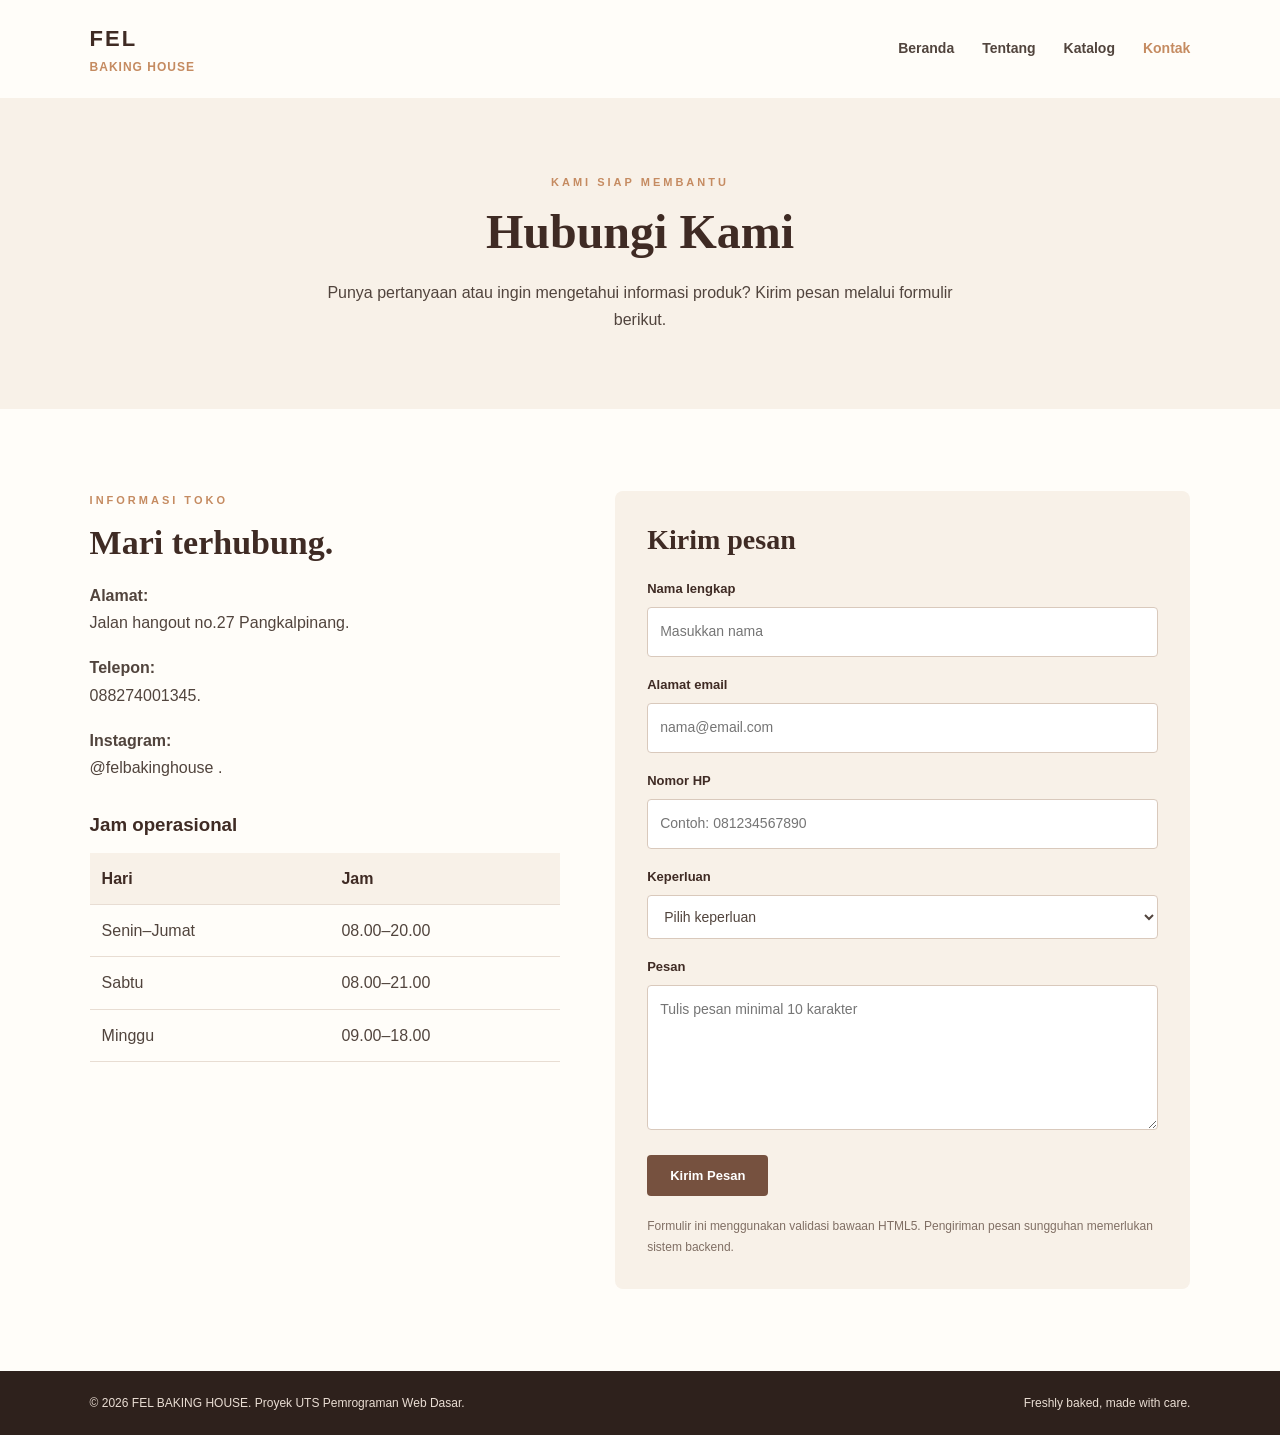
<file: kontak.html>
<!DOCTYPE html>
<html lang="id">
<head>
    <meta charset="UTF-8">
    <meta name="viewport" content="width=device-width, initial-scale=1.0">
    <title>Kontak | FEL BAKING HOUSE</title>
    <link rel="stylesheet" href="css.css">
</head>
<body>
    <header class="site-header">
        <a class="logo" href="index.html">FEL <span>BAKING HOUSE</span></a>
        <nav class="main-nav" aria-label="Navigasi utama">
            <a href="index.html">Beranda</a>
            <a href="tentang.html">Tentang</a>
            <a href="katalog.html">Katalog</a>
            <a class="active" href="kontak.html">Kontak</a>
        </nav>
    </header>

    <main>
        <section class="page-banner">
            <p class="eyebrow">KAMI SIAP MEMBANTU</p>
            <h1>Hubungi Kami</h1>
            <p>Punya pertanyaan atau ingin mengetahui informasi produk? Kirim pesan melalui formulir berikut.</p>
        </section>

        <section class="contact-layout section">
            <div class="contact-info">
                <p class="eyebrow">INFORMASI TOKO</p>
                <h2>Mari terhubung.</h2>
                <p><strong>Alamat:</strong><br>Jalan hangout no.27 Pangkalpinang.</p>
                <p><strong>Telepon:</strong><br>088274001345.</p>
                <p><strong>Instagram:</strong><br>@felbakinghouse .</p>
                <h3>Jam operasional</h3>
                <div class="table-wrap">
                    <table>
                        <thead><tr><th>Hari</th><th>Jam</th></tr></thead>
                        <tbody>
                            <tr><td>Senin–Jumat</td><td>08.00–20.00</td></tr>
                            <tr><td>Sabtu</td><td>08.00–21.00</td></tr>
                            <tr><td>Minggu</td><td>09.00–18.00</td></tr>
                        </tbody>
                    </table>
                </div>
                
            </div>

            <form class="contact-form" action="#" method="get">
                <h2>Kirim pesan</h2>
                <div class="form-group">
                    <label for="nama">Nama lengkap</label>
                    <input type="text" id="nama" name="nama" placeholder="Masukkan nama" required>
                </div>
                <div class="form-group">
                    <label for="email">Alamat email</label>
                    <input type="email" id="email" name="email" placeholder="nama@email.com" required>
                </div>
                <div class="form-group">
                    <label for="telepon">Nomor HP</label>
                    <input type="tel" id="telepon" name="telepon" placeholder="Contoh: 081234567890" pattern="[0-9]{10,13}" required>
                </div>
                <div class="form-group">
                    <label for="keperluan">Keperluan</label>
                    <select id="keperluan" name="keperluan" required>
                        <option value="">Pilih keperluan</option>
                        <option value="informasi-menu">Informasi menu</option>
                        <option value="pemesanan">Pemesanan</option>
                        <option value="kerja-sama">Kerja sama</option>
                        <option value="lainnya">Lainnya</option>
                    </select>
                </div>
                <div class="form-group">
                    <label for="pesan">Pesan</label>
                    <textarea id="pesan" name="pesan" rows="5" minlength="10" maxlength="300" placeholder="Tulis pesan minimal 10 karakter" required></textarea>
                </div>
                <button class="button" type="submit">Kirim Pesan</button>
                <p class="form-hint">Formulir ini menggunakan validasi bawaan HTML5. Pengiriman pesan sungguhan memerlukan sistem backend.</p>
            </form>
        </section>
    </main>

    <footer class="site-footer"><p>© 2026 FEL BAKING HOUSE. Proyek UTS Pemrograman Web Dasar.</p><p>Freshly baked, made with care.</p></footer>
</body>
</html>
</file>
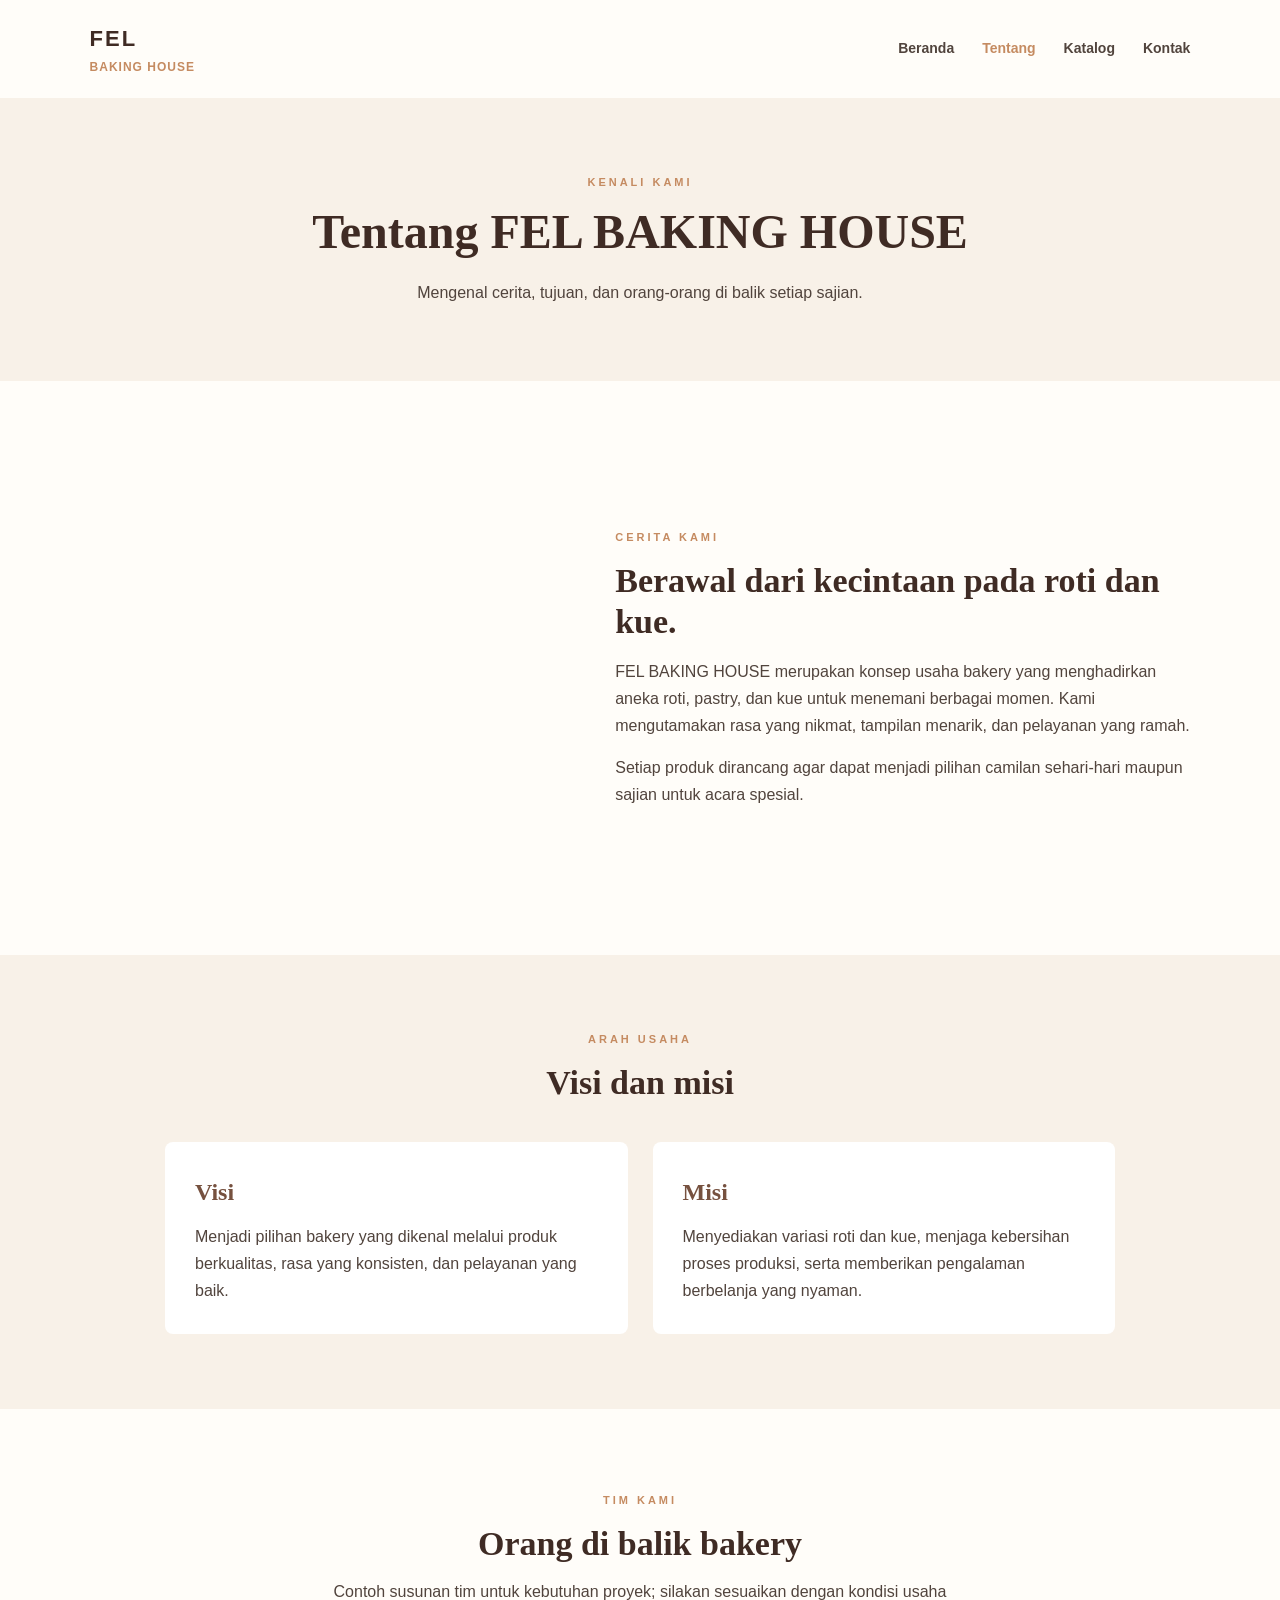
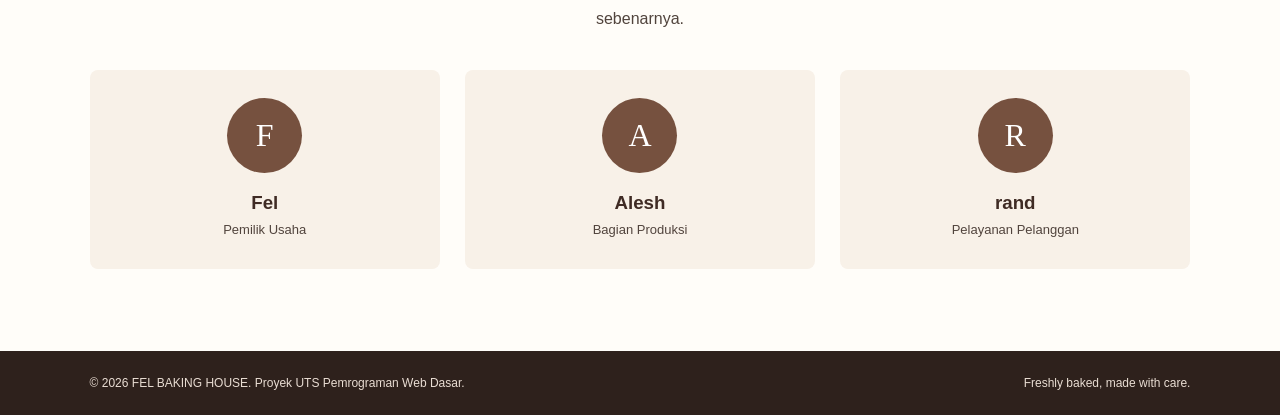
<file: tentang.html>
<!DOCTYPE html>
<html lang="id">
<head>
    <meta charset="UTF-8">
    <meta name="viewport" content="width=device-width, initial-scale=1.0">
    <title>Tentang Kami | FEL BAKING HOUSE</title>
   <link rel="stylesheet" href="css.css">
</head>
<body>
    <header class="site-header">
        <a class="logo" href="index.html">FEL <span>BAKING HOUSE</span></a>
        <nav class="main-nav" aria-label="Navigasi utama">
            <a href="index.html">Beranda</a>
            <a class="active" href="tentang.html">Tentang</a>
            <a href="katalog.html">Katalog</a>
            <a href="kontak.html">Kontak</a>
        </nav>
    </header>

    <main>
        <section class="page-banner">
            <p class="eyebrow">KENALI KAMI</p>
            <h1>Tentang FEL BAKING HOUSE</h1>
            <p>Mengenal cerita, tujuan, dan orang-orang di balik setiap sajian.</p>
        </section>

        <section class="about-layout section">
            <div class="about-photo" role="img" aria-label="Suasana bakery dengan roti yang tersusun di meja"></div>
            <div class="about-copy">
                <p class="eyebrow">CERITA KAMI</p>
                <h2>Berawal dari kecintaan pada roti dan kue.</h2>
                <p>FEL BAKING HOUSE merupakan konsep usaha bakery yang menghadirkan aneka roti, pastry, dan kue untuk menemani berbagai momen. Kami mengutamakan rasa yang nikmat, tampilan menarik, dan pelayanan yang ramah.</p>
                <p>Setiap produk dirancang agar dapat menjadi pilihan camilan sehari-hari maupun sajian untuk acara spesial.</p>
            </div>
        </section>

        <section class="values-section">
            <div class="section-heading">
                <p class="eyebrow">ARAH USAHA</p>
                <h2>Visi dan misi</h2>
            </div>
            <div class="values-grid">
                <article class="value-card"><h3>Visi</h3><p>Menjadi pilihan bakery yang dikenal melalui produk berkualitas, rasa yang konsisten, dan pelayanan yang baik.</p></article>
                <article class="value-card"><h3>Misi</h3><p>Menyediakan variasi roti dan kue, menjaga kebersihan proses produksi, serta memberikan pengalaman berbelanja yang nyaman.</p></article>
            </div>
        </section>

        <section class="section team-section">
            <div class="section-heading">
                <p class="eyebrow">TIM KAMI</p>
                <h2>Orang di balik bakery</h2>
                <p>Contoh susunan tim untuk kebutuhan proyek; silakan sesuaikan dengan kondisi usaha sebenarnya.</p>
            </div>
            <div class="team-grid">
                <article class="team-card"><div class="team-avatar">F</div><h3>Fel</h3><p>Pemilik Usaha</p></article>
                <article class="team-card"><div class="team-avatar">A</div><h3>Alesh</h3><p>Bagian Produksi</p></article>
                <article class="team-card"><div class="team-avatar">R</div><h3>rand</h3><p>Pelayanan Pelanggan</p></article>
            </div>
        </section>
    </main>

    <footer class="site-footer"><p>© 2026 FEL BAKING HOUSE. Proyek UTS Pemrograman Web Dasar.</p><p>Freshly baked, made with care.</p></footer>
</body>
</html>
</file>
<file: css.css>
:root {
    --warna-utama: #76513f;
    --warna-gelap: #3f2b24;
    --warna-krem: #f8f1e8;
    --warna-putih: #fffdf9;
    --warna-aksen: #c58b61;
    --warna-teks: #51443d;
    --bayangan: 0 12px 30px rgba(63, 43, 36, 0.10);
}

* {
    box-sizing: border-box;
    margin: 0;
    padding: 0;
}

html {
    scroll-behavior: smooth;
}

body {
    background: var(--warna-putih);
    color: var(--warna-teks);
    font-family: Arial, Helvetica, sans-serif;
    line-height: 1.7;
}

a {
    color: inherit;
    text-decoration: none;
}

.site-header {
    align-items: center;
    background: var(--warna-putih);
    display: flex;
    justify-content: space-between;
    padding: 20px 7%;
    gap: 24px;
    position: relative;
    z-index: 2;
}

.logo {
    color: var(--warna-gelap);
    font-size: 22px;
    font-weight: 800;
    letter-spacing: 2px;
}

.logo span {
    color: var(--warna-aksen);
    font-size: 12px;
    letter-spacing: 1px;
    display: block;
}

.main-nav {
    display: flex;
    flex-wrap: wrap;
    gap: 28px;
}

.main-nav a {
    color: var(--warna-teks);
    font-size: 14px;
    font-weight: 700;
    transition: color 0.3s ease;
}

.main-nav a:hover,
.main-nav a.active {
    color: var(--warna-aksen);
}

.hero {
    align-items: center;
    background: var(--warna-krem);
    display: grid;
    gap: 45px;
    grid-template-columns: 1fr 1fr;
    min-height: 520px;
    padding: 65px 7%;
}

.hero-content {
    max-width: 560px;
}

.eyebrow {
    color: var(--warna-aksen);
    font-size: 11px;
    font-weight: 800;
    letter-spacing: 3px;
    margin-bottom: 14px;
}

.hero h1,
.page-banner h1 {
    color: var(--warna-gelap);
    font-family: Georgia, "Times New Roman", serif;
    font-size: clamp(36px, 5vw, 58px);
    line-height: 1.12;
    margin-bottom: 20px;
}

.hero h1 span {
    color: var(--warna-utama);
    font-style: italic;
}

.hero-description {
    margin-bottom: 28px;
    max-width: 470px;
}

.hero-photo {
    animation: muncul 1s ease both;
    background: url("https://images.unsplash.com/photo-1509440159596-0249088772ff?auto=format&fit=crop&w=1200&q=85") center/cover;
    border-radius: 48% 48% 12px 12px;
    box-shadow: var(--bayangan);
    min-height: 390px;
}

.button {
    background: var(--warna-utama);
    border: 0;
    border-radius: 4px;
    color: white;
    cursor: pointer;
    display: inline-block;
    font-size: 13px;
    font-weight: 700;
    padding: 13px 23px;
    transition: background 0.3s ease, transform 0.3s ease;
}

.button:hover {
    background: var(--warna-gelap);
    transform: translateY(-3px);
}

.section {
    padding: 82px 7%;
}

.section-heading {
    margin: 0 auto 38px;
    max-width: 650px;
    text-align: center;
}

.section-heading h2,
.about-copy h2,
.contact-info h2,
.contact-form h2,
.hours-band h2 {
    color: var(--warna-gelap);
    font-family: Georgia, "Times New Roman", serif;
    font-size: 34px;
    line-height: 1.2;
    margin-bottom: 13px;
}

.featured-grid,
.catalog-grid {
    display: grid;
    gap: 25px;
    grid-template-columns: repeat(3, 1fr);
}

.food-card {
    background: white;
    border-radius: 8px;
    box-shadow: var(--bayangan);
    overflow: hidden;
    transition: transform 0.3s ease, box-shadow 0.3s ease;
}

.food-card:hover {
    box-shadow: 0 18px 38px rgba(63, 43, 36, 0.16);
    transform: translateY(-7px);
}

.food-card img {
    display: block;
    height: 230px;
    object-fit: cover;
    width: 100%;
}

.food-card-body {
    padding: 22px;
}

.food-card h2,
.food-card h3 {
    color: var(--warna-gelap);
    font-family: Georgia, "Times New Roman", serif;
    font-size: 21px;
    margin: 5px 0 7px;
}

.food-card p {
    font-size: 14px;
    margin-bottom: 12px;
}

.price {
    color: var(--warna-utama);
    font-size: 15px;
    font-weight: 800;
}

.center-action {
    margin-top: 32px;
    text-align: center;
}

.text-link {
    color: var(--warna-utama);
    font-size: 14px;
    font-weight: 800;
}

.text-link:hover {
    color: var(--warna-aksen);
}

.hours-band {
    align-items: center;
    background: var(--warna-gelap);
    color: #f8f1e8;
    display: flex;
    gap: 35px;
    justify-content: space-between;
    padding: 48px 7%;
}

.hours-band h2 {
    color: white;
    font-size: 28px;
    max-width: 440px;
}

.hours-band .eyebrow {
    color: #e0b18c;
}

.hours-band > p {
    max-width: 330px;
}

.button-light {
    background: var(--warna-krem);
    color: var(--warna-gelap);
    white-space: nowrap;
}

.button-light:hover {
    background: white;
}

.site-footer {
    background: #2e211c;
    color: #e9ddd3;
    display: flex;
    flex-wrap: wrap;
    font-size: 12px;
    gap: 12px;
    justify-content: space-between;
    padding: 22px 7%;
}

.page-banner {
    background: var(--warna-krem);
    padding: 75px 7%;
    text-align: center;
}

.page-banner h1 {
    font-size: clamp(34px, 5vw, 48px);
}

.page-banner > p:last-child {
    margin: 0 auto;
    max-width: 650px;
}

.about-layout {
    align-items: center;
    display: grid;
    gap: 55px;
    grid-template-columns: 0.9fr 1.1fr;
}

.about-photo {
    background: url("https://images.unsplash.com/photo-1555507036-ab1f4038808a?auto=format&fit=crop&w=1100&q=85") center/cover;
    border-radius: 8px;
    min-height: 410px;
}

.about-copy p:not(.eyebrow) {
    margin-top: 15px;
}

.values-section {
    background: var(--warna-krem);
    padding: 75px 7%;
}

.values-grid {
    display: grid;
    gap: 25px;
    grid-template-columns: repeat(2, 1fr);
    margin: 0 auto;
    max-width: 950px;
}

.value-card {
    background: white;
    border-radius: 8px;
    padding: 30px;
}

.value-card h3 {
    color: var(--warna-utama);
    font-family: Georgia, "Times New Roman", serif;
    font-size: 24px;
    margin-bottom: 10px;
}

.team-grid {
    display: grid;
    gap: 25px;
    grid-template-columns: repeat(3, 1fr);
}

.team-card {
    background: var(--warna-krem);
    border-radius: 8px;
    padding: 28px;
    text-align: center;
}

.team-avatar {
    align-items: center;
    background: var(--warna-utama);
    border-radius: 50%;
    color: white;
    display: flex;
    font-family: Georgia, "Times New Roman", serif;
    font-size: 32px;
    height: 75px;
    justify-content: center;
    margin: 0 auto 14px;
    width: 75px;
}

.team-card h3 {
    color: var(--warna-gelap);
}

.team-card p {
    font-size: 13px;
}

.category {
    color: var(--warna-aksen);
    font-size: 10px;
    font-weight: 800;
    letter-spacing: 2px;
    text-transform: uppercase;
}

.catalog-note,
.small-note,
.form-hint {
    color: #806f64;
    font-size: 12px;
    margin-top: 20px;
}

.contact-layout {
    align-items: start;
    display: grid;
    gap: 55px;
    grid-template-columns: 0.9fr 1.1fr;
}

.contact-info > p:not(.eyebrow) {
    margin: 18px 0;
}

.contact-info h3 {
    color: var(--warna-gelap);
    margin: 28px 0 12px;
}

.table-wrap {
    overflow-x: auto;
}

table {
    border-collapse: collapse;
    min-width: 300px;
    width: 100%;
}

th,
td {
    border-bottom: 1px solid #e8ddd3;
    padding: 12px;
    text-align: left;
}

th {
    background: var(--warna-krem);
    color: var(--warna-gelap);
}

.contact-form {
    background: var(--warna-krem);
    border-radius: 8px;
    padding: 32px;
}

.contact-form h2 {
    font-size: 28px;
    margin-bottom: 22px;
}

.form-group {
    margin-bottom: 17px;
}

.form-group label {
    color: var(--warna-gelap);
    display: block;
    font-size: 13px;
    font-weight: 700;
    margin-bottom: 7px;
}

.form-group input,
.form-group select,
.form-group textarea {
    background: white;
    border: 1px solid #d9c9bc;
    border-radius: 4px;
    color: var(--warna-teks);
    font: inherit;
    font-size: 14px;
    padding: 12px;
    width: 100%;
}

.form-group input:focus,
.form-group select:focus,
.form-group textarea:focus {
    border-color: var(--warna-utama);
    outline: 2px solid rgba(118, 81, 63, 0.15);
}

.form-group textarea {
    resize: vertical;
}

@keyframes muncul {
    from { opacity: 0; transform: translateY(18px); }
    to { opacity: 1; transform: translateY(0); }
}

@media (max-width: 600px) {
    .site-header {
        align-items: flex-start;
        flex-direction: column;
        gap: 14px;
        padding: 18px 6%;
    }

    .main-nav {
        flex-direction: column;
        gap: 8px;
        width: 100%;
    }

    .main-nav a {
        border-bottom: 1px solid #eee4dc;
        padding: 5px 0;
    }

    .hero {
        grid-template-columns: 1fr;
        padding: 48px 6%;
    }

    .hero-photo {
        min-height: 260px;
    }

    .section {
        padding: 58px 6%;
    }

    .featured-grid,
    .catalog-grid,
    .team-grid,
    .values-grid,
    .about-layout,
    .contact-layout {
        grid-template-columns: 1fr;
    }

    .food-card img {
        height: 220px;
    }

    .hours-band {
        align-items: flex-start;
        flex-direction: column;
        padding: 42px 6%;
    }

    .page-banner {
        padding: 55px 6%;
    }

    .about-photo {
        min-height: 280px;
    }

    .contact-form {
        padding: 23px;
    }

    .site-footer {
        flex-direction: column;
        padding: 22px 6%;
    }
}

@media (min-width: 992px) {
    .hero {
        padding-left: max(7%, calc((100% - 1200px) / 2));
        padding-right: max(7%, calc((100% - 1200px) / 2));
    }

    .section,
    .values-section {
        padding-left: max(7%, calc((100% - 1200px) / 2));
        padding-right: max(7%, calc((100% - 1200px) / 2));
    }

    .catalog-grid {
        grid-template-columns: repeat(3, 1fr);
    }
}
</file>
